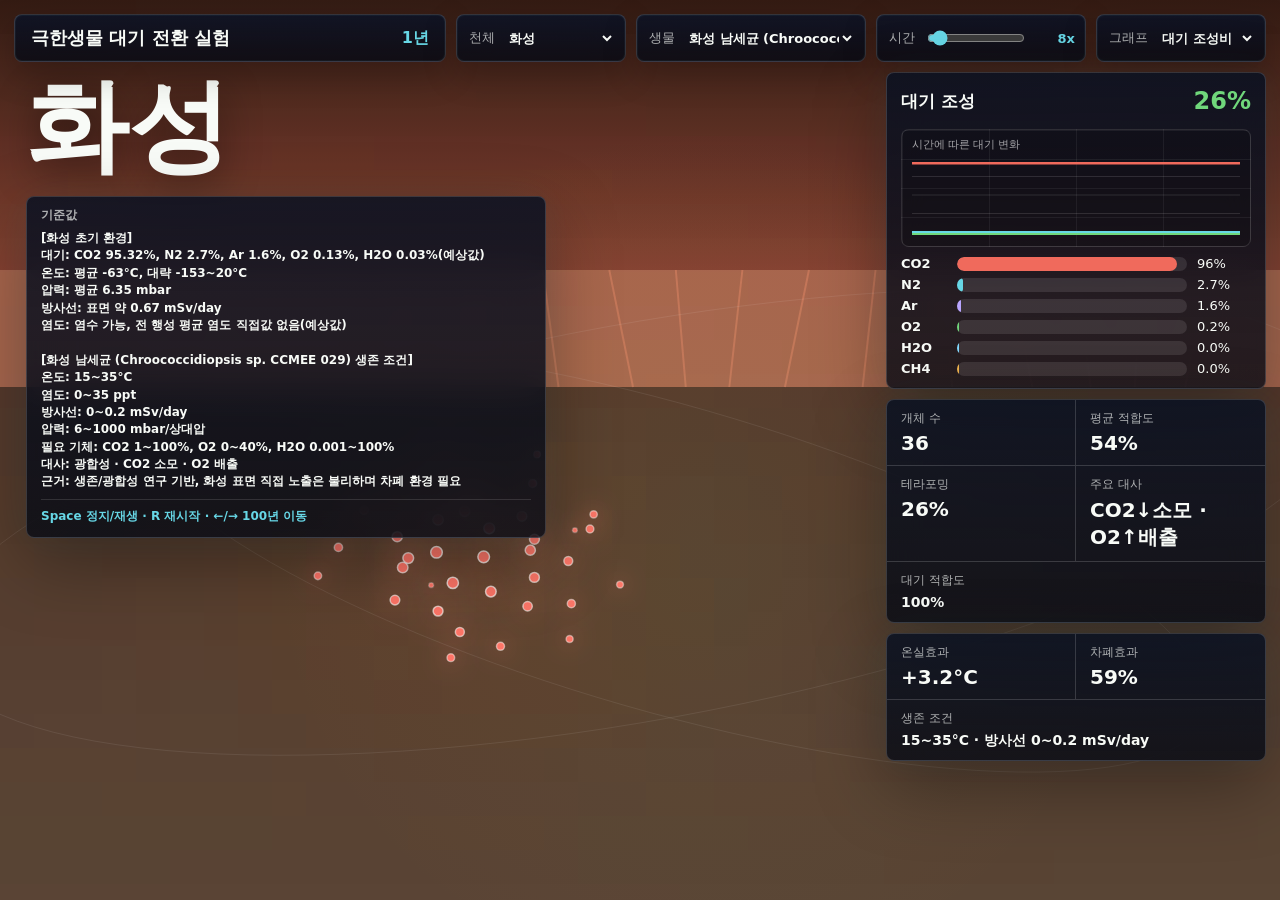
<file: index.html>
<!doctype html>
<html lang="ko">
  <head>
    <meta charset="UTF-8" />
    <meta name="viewport" content="width=device-width, initial-scale=1.0" />
    <title>극한생물 대기 전환 시뮬레이터</title>
    <link rel="stylesheet" href="styles.css?v=clear-gather-20" />
  </head>
  <body>
    <main class="app">
      <header class="topbar">
        <div class="brand">
          <strong>극한생물 대기 전환 실험</strong>
          <span id="clock">0년</span>
        </div>
        <label class="select-control">
          천체
          <select id="worldSelect"></select>
        </label>
        <label class="select-control">
          생물
          <select id="organismSelect"></select>
        </label>
        <label class="speed-control">
          시간
          <input id="speedRange" type="range" min="0" max="120" value="8" />
          <strong id="speedLabel">8x</strong>
        </label>
        <label class="select-control">
          그래프
          <select id="graphSelect">
            <option value="gas">대기 조성비</option>
            <option value="temp">온도</option>
            <option value="rad">방사선</option>
          </select>
        </label>
      </header>

      <section class="stage" id="stage" aria-label="천체 환경 시뮬레이션">
        <canvas id="field"></canvas>
        <div class="world-name">
          <h1 id="worldName"></h1>
        </div>
        <section class="panel criteria-panel stage-criteria">
          <div class="criteria-title">기준값</div>
          <pre id="criteriaText"></pre>
          <div class="key-hint">Space 정지/재생 · R 재시작 · ←/→ 100년 이동</div>
        </section>
      </section>

      <aside class="hud">
        <section class="panel atmosphere">
          <div class="panel-title">
            <h2>대기 조성</h2>
            <strong id="habitability">0%</strong>
          </div>
          <canvas id="gasChart" aria-label="대기 조성 변화 그래프"></canvas>
          <div id="gasBars" class="gas-bars"></div>
        </section>
        <section class="panel stats">
          <div>
            <span>개체 수</span>
            <strong id="population">0</strong>
          </div>
          <div>
            <span>평균 적합도</span>
            <strong id="fitness">0%</strong>
          </div>
          <div>
            <span>테라포밍</span>
            <strong id="terraform">0%</strong>
          </div>
          <div>
            <span>주요 대사</span>
            <strong id="metabolism">-</strong>
          </div>
          <div>
            <span>대기 적합도</span>
            <strong id="gasFitness">0%</strong>
          </div>
        </section>
        <section class="panel env-readout">
          <div>
            <span>온실효과</span>
            <strong id="greenhouse">+0°C</strong>
          </div>
          <div>
            <span>차폐효과</span>
            <strong id="shielding">0%</strong>
          </div>
          <div>
            <span>생존 조건</span>
            <strong id="conditionRange">-</strong>
          </div>
        </section>
      </aside>
    </main>
    <script src="app.js?v=clear-gather-20"></script>
  </body>
</html>
</file>
<file: styles.css>
:root {
  --bg: #020611;
  --panel: rgba(5, 10, 22, .76);
  --panel-strong: rgba(247, 250, 246, .92);
  --line: rgba(255, 255, 255, .16);
  --text: #f8fbf7;
  --muted: rgba(248, 251, 247, .68);
  --dark: #111712;
  --green: #70d77b;
  --cyan: #67d7e6;
  --amber: #f0b44d;
  --red: #f06a5c;
  font-family: "Segoe UI", "Malgun Gothic", system-ui, sans-serif;
}

* { box-sizing: border-box; }

body {
  margin: 0;
  min-height: 100vh;
  overflow: hidden;
  color: var(--text);
  background:
    radial-gradient(circle at 18% 14%, rgba(103, 215, 230, .16), transparent 24%),
    radial-gradient(circle at 80% 4%, rgba(112, 215, 123, .1), transparent 19%),
    linear-gradient(180deg, #020611 0%, #081222 48%, #020611 100%);
}

button, select {
  font: inherit;
}

.app {
  position: relative;
  min-height: 100vh;
  padding: 14px;
}

.app::before {
  content: "";
  position: fixed;
  inset: 0;
  pointer-events: none;
  background-image:
    radial-gradient(circle, rgba(255,255,255,.72) 0 1px, transparent 1.5px),
    radial-gradient(circle, rgba(103,215,230,.55) 0 1px, transparent 1.5px);
  background-size: 120px 120px, 190px 190px;
  background-position: 12px 18px, 80px 64px;
  opacity: .24;
  z-index: 1;
}

.topbar {
  position: relative;
  z-index: 5;
  display: grid;
  grid-template-columns: 1fr 170px 230px 210px 170px;
  gap: 10px;
  align-items: center;
}

.brand, .topbar label, .topbar button {
  min-height: 48px;
  border: 1px solid var(--line);
  border-radius: 8px;
  background: linear-gradient(180deg, rgba(12, 19, 38, .88), rgba(3, 8, 19, .78));
  backdrop-filter: blur(18px);
  box-shadow: inset 0 0 0 1px rgba(103, 215, 230, .05), 0 12px 34px rgba(0, 0, 0, .24);
}

.brand {
  display: flex;
  align-items: center;
  justify-content: space-between;
  padding: 0 16px;
}

.brand strong {
  font-size: 18px;
}

.brand span {
  color: var(--cyan);
  font-weight: 800;
}

.topbar label {
  display: grid;
  grid-template-columns: auto 1fr;
  gap: 10px;
  align-items: center;
  padding: 0 10px 0 12px;
  color: var(--muted);
  font-size: 13px;
}

.speed-control {
  grid-template-columns: auto 1fr 42px !important;
}

.speed-control strong {
  color: var(--cyan);
  text-align: right;
}

input[type="range"] {
  width: 100%;
  accent-color: var(--cyan);
}

select {
  min-width: 0;
  border: 0;
  outline: 0;
  color: var(--text);
  background: transparent;
  font-weight: 800;
}

select option {
  color: #111;
}

.topbar button {
  border-color: rgba(112, 215, 123, .45);
  color: var(--text);
  cursor: pointer;
}

.topbar button.paused {
  border-color: rgba(240, 180, 77, .62);
  color: var(--amber);
}

.stage {
  position: absolute;
  inset: 0;
  overflow: hidden;
  z-index: 2;
}

canvas {
  display: block;
  width: 100%;
  height: 100%;
}

.world-name {
  position: absolute;
  left: 26px;
  top: 82px;
  z-index: 3;
  max-width: 560px;
  pointer-events: none;
}

.world-name h1 {
  margin: 0;
  font-size: clamp(46px, 8vw, 112px);
  line-height: .86;
  letter-spacing: 0;
  text-shadow: 0 10px 40px rgba(0, 0, 0, .48);
}

.world-name p {
  width: fit-content;
  max-width: 460px;
  margin: 18px 0 0;
  padding: 10px 12px;
  border: 1px solid var(--line);
  border-radius: 8px;
  color: var(--text);
  background: rgba(0, 0, 0, .35);
  line-height: 1.45;
}

.stage-criteria {
  position: absolute;
  left: 26px;
  top: 196px;
  z-index: 8;
  width: min(520px, calc(100vw - 440px));
  pointer-events: none;
}

.hud {
  position: absolute;
  z-index: 6;
  right: 14px;
  top: 72px;
  width: min(380px, calc(100vw - 28px));
  display: grid;
  gap: 10px;
}

.panel {
  border: 1px solid var(--line);
  border-radius: 8px;
  background: linear-gradient(180deg, rgba(9, 17, 34, .86), rgba(3, 8, 19, .78));
  backdrop-filter: blur(18px);
  box-shadow: 0 24px 70px rgba(0, 0, 0, .34), 0 0 38px rgba(103, 215, 230, .06);
}

.panel-title {
  display: flex;
  align-items: center;
  justify-content: space-between;
  padding: 14px 14px 4px;
}

.panel-title h2 {
  margin: 0;
  font-size: 17px;
}

.panel-title strong {
  color: var(--green);
  font-size: 24px;
}

.gas-bars {
  display: grid;
  gap: 6px;
  padding: 9px 14px 12px;
}

#gasChart {
  width: calc(100% - 28px);
  height: 118px;
  margin: 10px 14px 0;
  border: 1px solid rgba(255, 255, 255, .12);
  border-radius: 8px;
  background:
    linear-gradient(rgba(255,255,255,.06) 1px, transparent 1px),
    linear-gradient(90deg, rgba(255,255,255,.06) 1px, transparent 1px),
    rgba(0, 0, 0, .18);
  background-size: 100% 25%, 25% 100%, auto;
}

.gas-row {
  display: grid;
  grid-template-columns: 46px 1fr 54px;
  gap: 10px;
  align-items: center;
  font-size: 13px;
}

.gas-track {
  height: 14px;
  border-radius: 99px;
  background: rgba(255, 255, 255, .1);
  overflow: hidden;
}

.gas-fill {
  height: 100%;
  width: 0;
  border-radius: inherit;
  transition: width .35s linear;
}

.stats, .env-readout {
  display: grid;
  grid-template-columns: 1fr 1fr;
}

.stats div, .env-readout div {
  min-height: 56px;
  padding: 10px 14px;
  border-top: 1px solid var(--line);
}

.stats div:nth-child(-n+2), .env-readout div:first-child, .env-readout div:nth-child(2) {
  border-top: 0;
}

.stats div:nth-child(odd), .env-readout div:nth-child(odd) {
  border-right: 1px solid var(--line);
}

.stats div:nth-child(5) {
  grid-column: 1 / -1;
  border-right: 0;
}

.env-readout div:last-child {
  grid-column: 1 / -1;
  border-right: 0;
}

.stats span, .env-readout span {
  display: block;
  color: var(--muted);
  font-size: 12px;
}

.stats strong, .env-readout strong {
  display: block;
  margin-top: 4px;
  font-size: 20px;
}

.stats div:last-child strong, .env-readout div:last-child strong {
  font-size: 14px;
  line-height: 1.35;
}

.criteria-panel {
  padding: 10px 14px 12px;
}

.criteria-title {
  color: var(--muted);
  font-size: 12px;
  font-weight: 800;
  margin-bottom: 6px;
}

#criteriaText {
  margin: 0;
  white-space: pre-wrap;
  color: var(--text);
  font: 700 12px/1.45 "Segoe UI", "Malgun Gothic", system-ui, sans-serif;
}

.key-hint {
  margin-top: 8px;
  padding-top: 8px;
  border-top: 1px solid rgba(255, 255, 255, .12);
  color: var(--cyan);
  font-size: 12px;
  font-weight: 800;
}

@media (max-width: 900px) {
  body {
    overflow: auto;
  }

  .app {
    min-height: 980px;
  }

  .topbar {
    grid-template-columns: 1fr 1fr;
  }

  .brand {
    grid-column: 1 / -1;
  }

  .speed-control {
    grid-column: 1 / -1;
  }

  .hud {
    left: 14px;
    right: 14px;
    top: auto;
    bottom: 18px;
    width: auto;
  }

  .world-name {
    top: 248px;
  }

  .world-name h1 {
    font-size: 38px;
    line-height: .9;
  }

  .world-name p {
    max-width: calc(100vw - 52px);
  }

  .stage-criteria {
    left: 14px;
    top: 322px;
    width: calc(100vw - 28px);
  }

}
</file>
